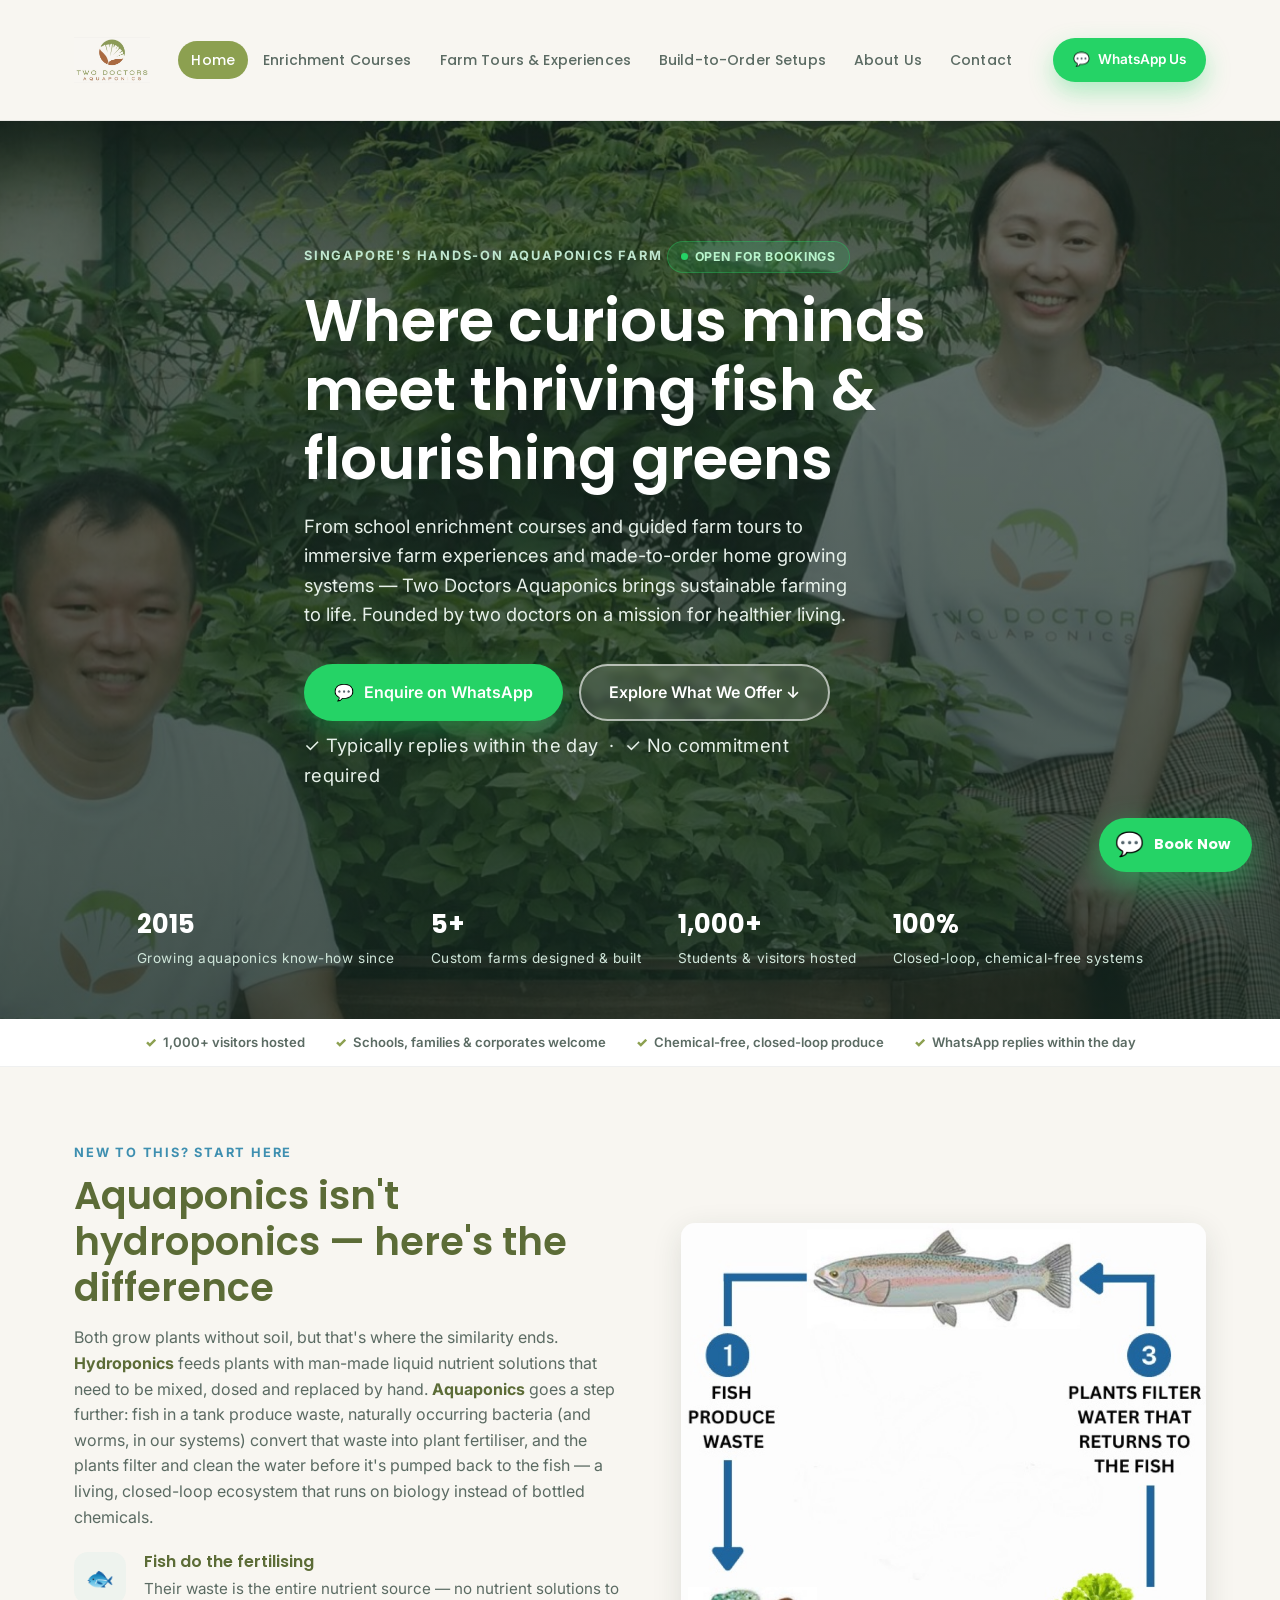
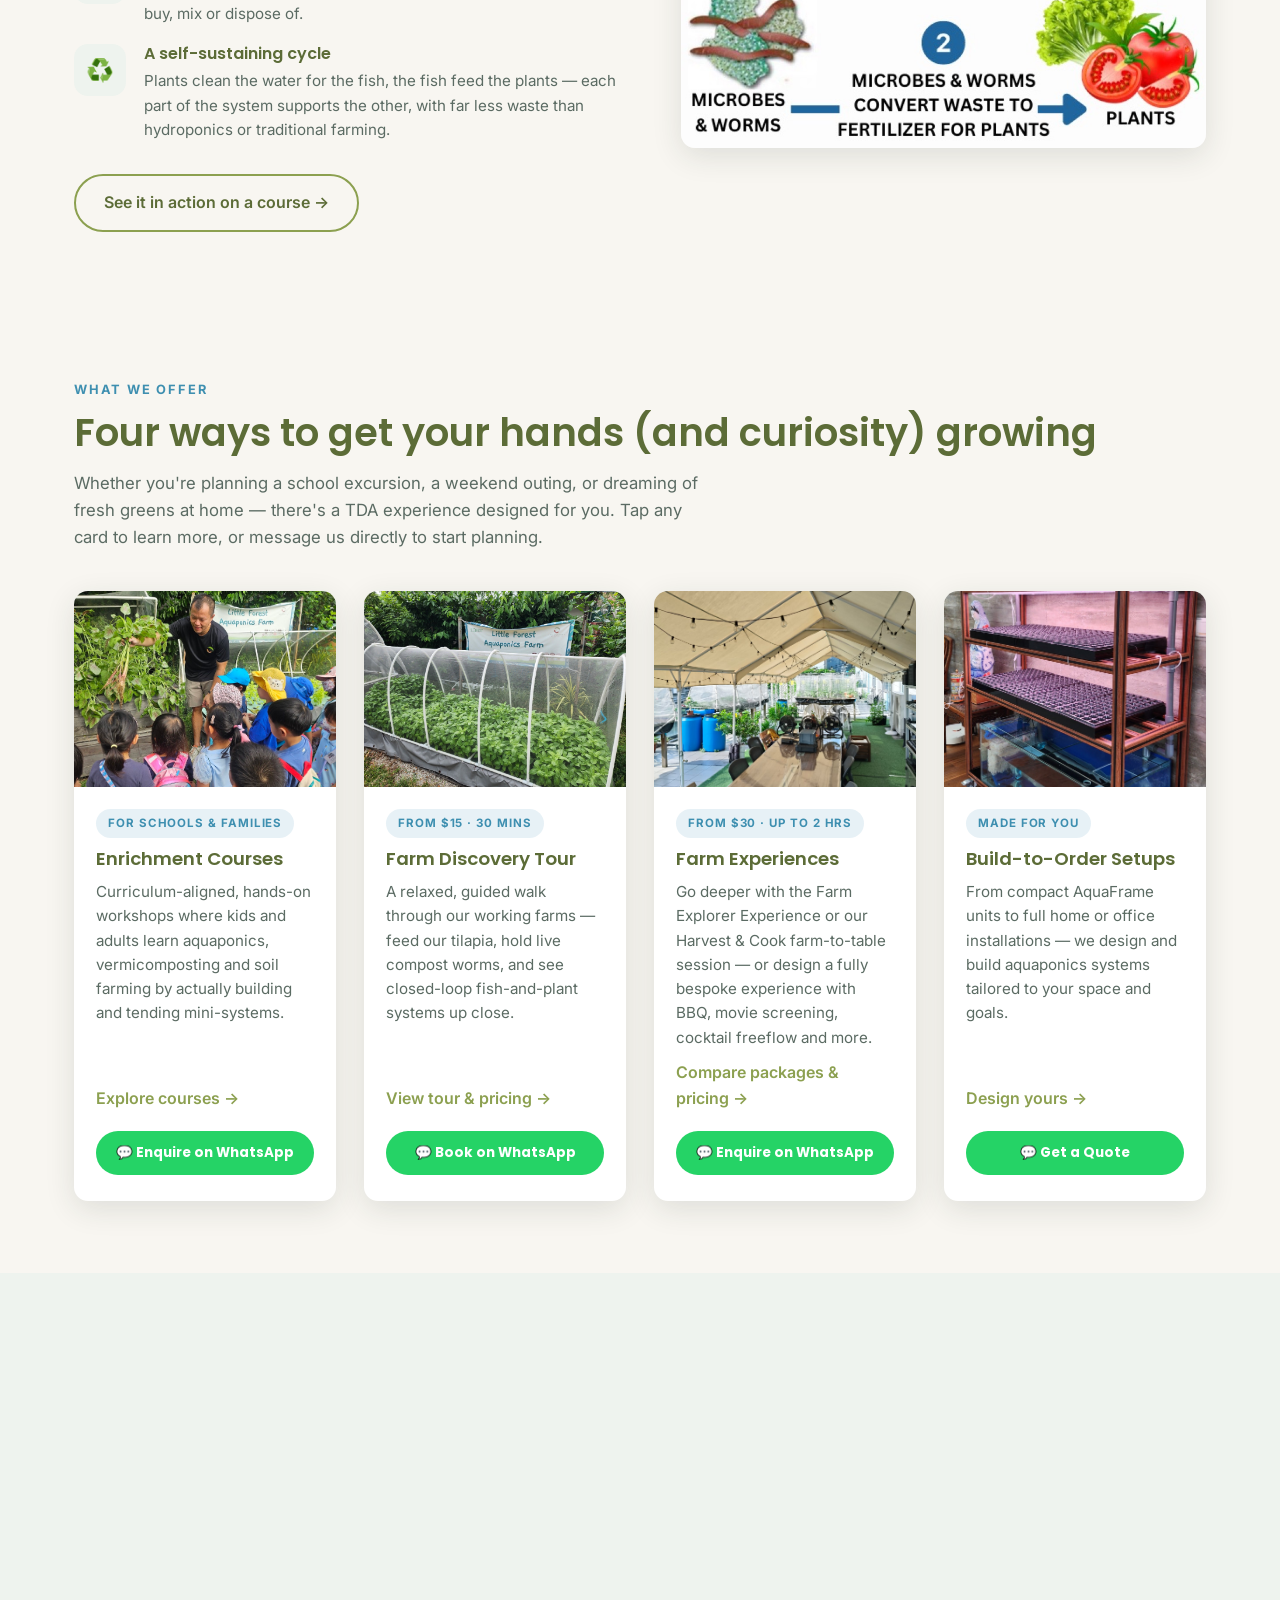
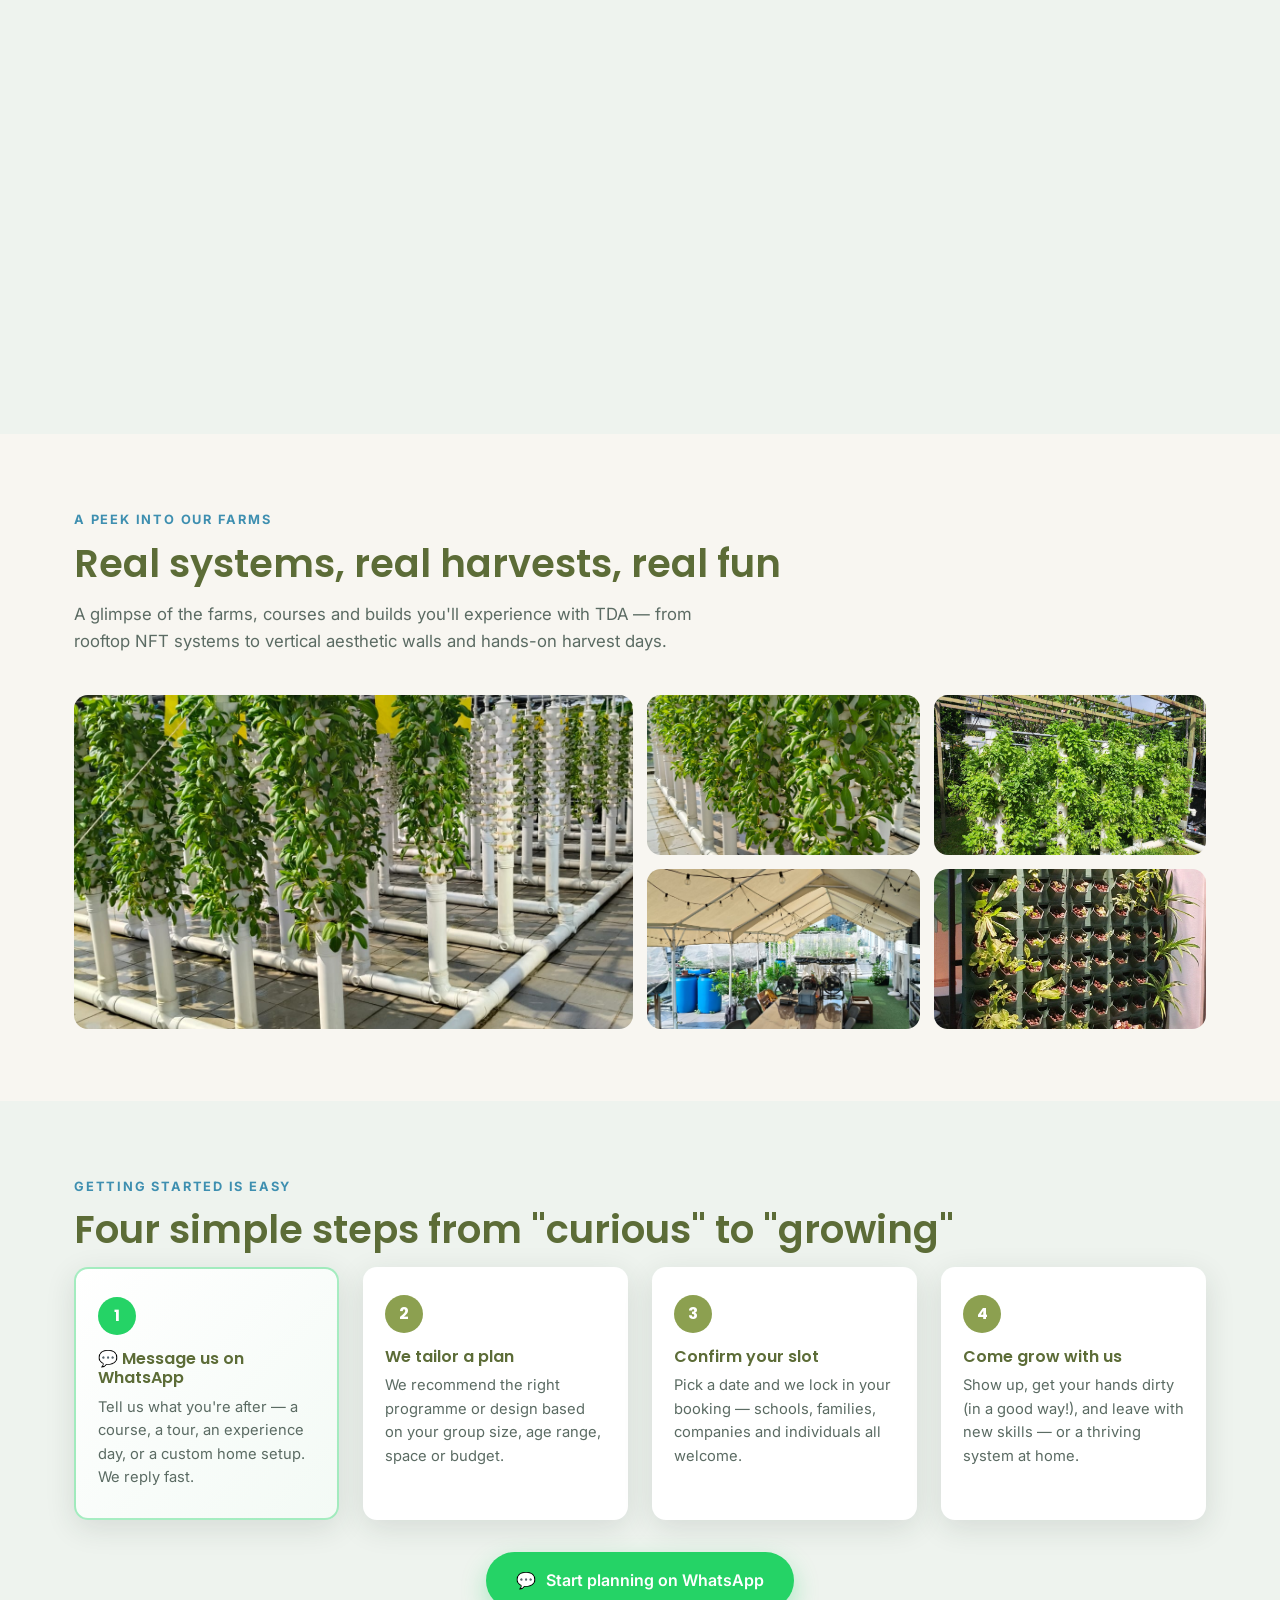
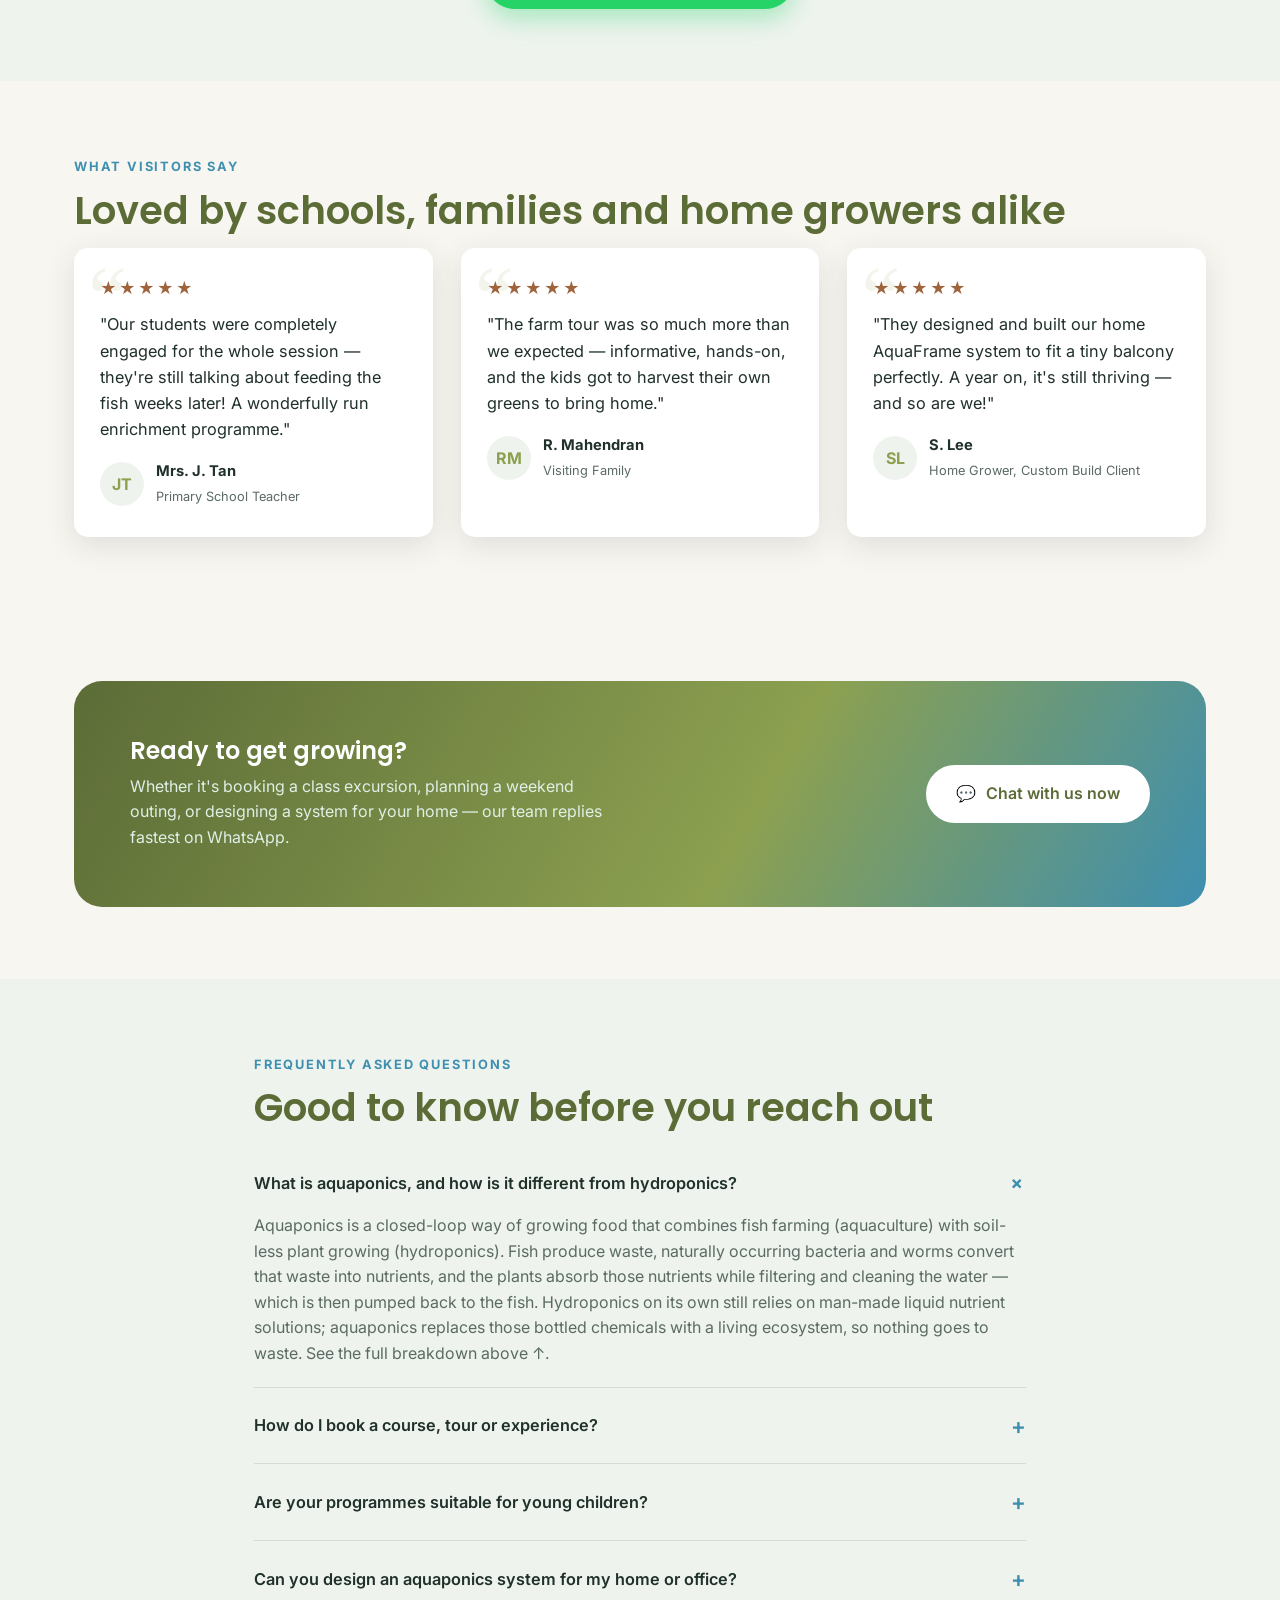
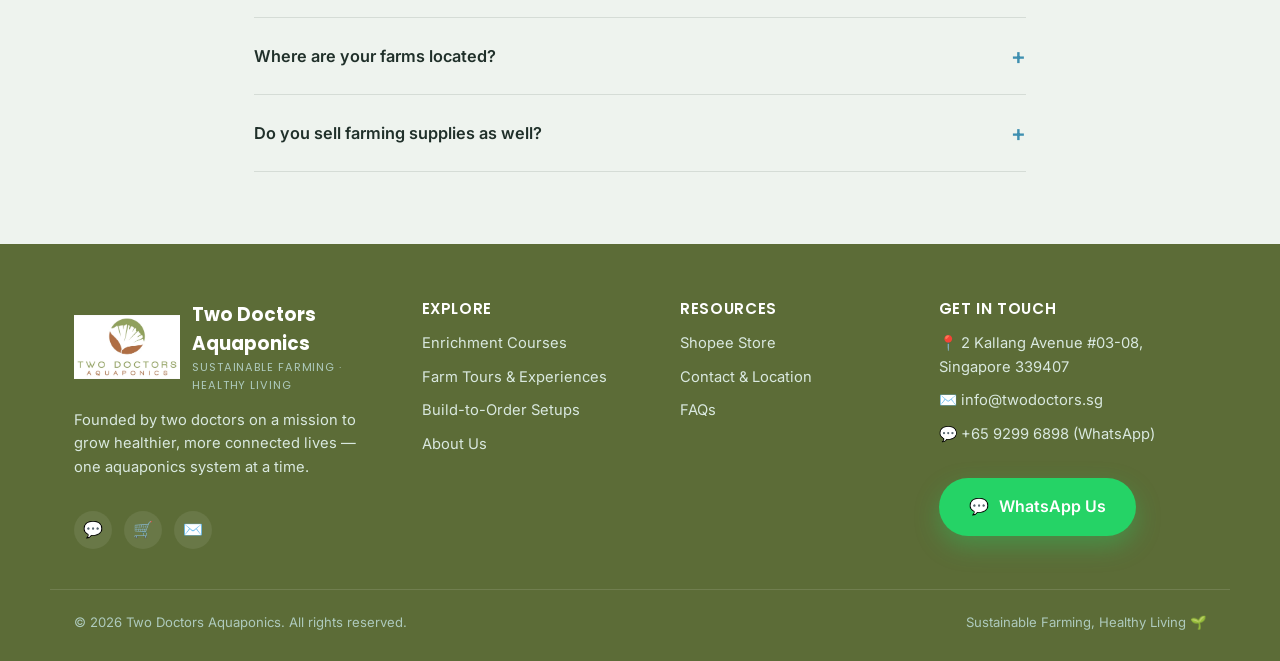
<file: index.html>
<!DOCTYPE html>
<html lang="en-SG">
<head>
  <meta charset="UTF-8" />
  <meta name="viewport" content="width=device-width, initial-scale=1.0" />
  <title>Two Doctors Aquaponics | Farm Tours, Enrichment Courses &amp; Custom Aquaponics Setups in Singapore</title>
  <meta name="description" content="Discover Two Doctors Aquaponics: hands-on farm tours, enrichment courses for kids &amp; adults, immersive farm experiences, and made-to-order home aquaponics systems. WhatsApp us to book your visit today." />
  <meta name="keywords" content="aquaponics Singapore, farm tours Singapore, enrichment courses Singapore, aquaponics workshop, home aquaponics system, build to order aquaponics, vertical farming Singapore, sustainable farming, school excursion farm visit" />
  <meta name="robots" content="index, follow" />
  <link rel="canonical" href="https://limjyg.github.io/two-doctors-aquaponics/" />

  <!-- Open Graph / Social -->
  <meta property="og:type" content="website" />
  <meta property="og:site_name" content="Two Doctors Aquaponics" />
  <meta property="og:title" content="Two Doctors Aquaponics | Farm Tours, Courses &amp; Custom Aquaponics Setups" />
  <meta property="og:description" content="Hands-on farm tours, enrichment courses, immersive farm experiences and made-to-order home aquaponics systems. WhatsApp us to enquire and book." />
  <meta property="og:image" content="https://limjyg.github.io/two-doctors-aquaponics/images/hero-banner.jpg" />
  <meta property="og:url" content="https://limjyg.github.io/two-doctors-aquaponics/" />
  <meta name="twitter:card" content="summary_large_image" />

  <link rel="preconnect" href="https://fonts.googleapis.com" />
  <link rel="preconnect" href="https://fonts.gstatic.com" crossorigin />
  <link href="https://fonts.googleapis.com/css2?family=Poppins:wght@500;600;700;800&amp;family=Inter:wght@400;500;600&amp;display=swap" rel="stylesheet" />
  <link rel="stylesheet" href="css/styles.css" />
  <link rel="icon" type="image/png" sizes="32x32" href="images/favicon-32.png" />
  <link rel="icon" type="image/png" sizes="192x192" href="images/favicon-192.png" />
  <link rel="apple-touch-icon" sizes="180x180" href="images/apple-touch-icon.png" />
  <link rel="shortcut icon" href="images/favicon.ico" />

  <!-- Structured data: Local Business -->
  <script type="application/ld+json">
  {
    "@context": "https://schema.org",
    "@type": "LocalBusiness",
    "name": "Two Doctors Aquaponics",
    "alternateName": "TDA",
    "description": "Aquaponics farm offering enrichment courses, farm tours, immersive farm experiences and made-to-order home aquaponics systems in Singapore.",
    "url": "https://limjyg.github.io/two-doctors-aquaponics/",
    "image": "images/hero-banner.jpg",
    "telephone": "+65-9299-6898",
    "priceRange": "$$",
    "address": {
      "@type": "PostalAddress",
      "streetAddress": "2 Kallang Avenue #03-08",
      "addressLocality": "Singapore",
      "postalCode": "339407",
      "addressCountry": "SG"
    },
    "sameAs": [
      "https://wa.me/6592996898",
      "https://shopee.sg/shop/1357165918"
    ]
  }
  </script>
  <!-- Google tag (gtag.js) -->
  <script async src="https://www.googletagmanager.com/gtag/js?id=G-MBF3VXY082"></script>
  <script>
    window.dataLayer = window.dataLayer || [];
    function gtag(){dataLayer.push(arguments);}
    gtag('js', new Date());
    gtag('config', 'G-MBF3VXY082');
  </script>
</head>
<body>

  <header class="site-header">
    <nav class="nav">
      <a href="index.html" class="brand">
        <img class="brand-logo" src="images/logo.jpg" alt="Two Doctors Aquaponics logo" />
            </a>
      <button class="nav-toggle" aria-label="Toggle navigation" aria-expanded="false"><span></span><span></span><span></span></button>
      <div class="nav-links">
        <a href="index.html">Home</a>
        <a href="enrichment-courses.html">Enrichment Courses</a>
        <a href="farm-tours-experiences.html">Farm Tours &amp; Experiences</a>
        <a href="custom-builds.html">Build-to-Order Setups</a>
        <a href="about.html">About Us</a>
        <a href="contact.html">Contact</a>
      </div>
      <div class="nav-cta">
        <a class="btn btn-whatsapp" href="https://wa.me/6592996898?text=Hi%20Two%20Doctors%20Aquaponics%2C%20I%27d%20like%20to%20find%20out%20more!" data-wa-label="nav_cta" target="_blank" rel="noopener">
          <span aria-hidden="true">💬</span><span class="btn-text-full">WhatsApp Us</span>
        </a>
      </div>
    </nav>
  </header>

  <!-- ============ HERO ============ -->
  <section class="hero">
    <div class="hero-bg" style="background-image:url('images/hero-banner.jpg');"></div>
    <div class="hero-overlay"></div>
    <div class="hero-content">
      <span class="eyebrow">Singapore's Hands-On Aquaponics Farm</span>
      <div class="avail-badge">Open for bookings</div>
      <h1>Where curious minds meet thriving fish &amp; flourishing greens</h1>
      <p>From school enrichment courses and guided farm tours to immersive farm experiences and made-to-order home growing systems — Two Doctors Aquaponics brings sustainable farming to life. Founded by two doctors on a mission for healthier living.</p>
      <div class="hero-actions">
        <a class="btn btn-whatsapp" href="https://wa.me/6592996898?text=Hi%20TDA%2C%20I%27d%20like%20to%20enquire%20about%20your%20programmes!" data-wa-label="hero_primary" target="_blank" rel="noopener">
          <span aria-hidden="true">💬</span> Enquire on WhatsApp
        </a>
        <a class="btn btn-ghost-light" href="#offerings">Explore What We Offer ↓</a>
      </div>
      <p class="hero-cta-note">✓ Typically replies within the day &nbsp;·&nbsp; ✓ No commitment required</p>
    </div>
    <div class="hero-stats">
      <div class="hero-stat"><strong>2015</strong><span>Growing aquaponics know-how since</span></div>
      <div class="hero-stat"><strong>5+</strong><span>Custom farms designed &amp; built</span></div>
      <div class="hero-stat"><strong>1,000+</strong><span>Students &amp; visitors hosted</span></div>
      <div class="hero-stat"><strong>100%</strong><span>Closed-loop, chemical-free systems</span></div>
    </div>
  </section>

  <!-- TRUST STRIP -->
  <div class="trust-strip">
    <div class="container">
      <span class="trust-item"><span class="ti-check">✓</span> 1,000+ visitors hosted</span>
      <span class="trust-item"><span class="ti-check">✓</span> Schools, families &amp; corporates welcome</span>
      <span class="trust-item"><span class="ti-check">✓</span> Chemical-free, closed-loop produce</span>
      <span class="trust-item"><span class="ti-check">✓</span> WhatsApp replies within the day</span>
    </div>
  </div>

  <!-- ============ WHAT IS AQUAPONICS ============ -->
  <section class="section" id="what-is-aquaponics">
    <div class="container">
      <div class="split">
        <div class="split-content reveal">
          <span class="eyebrow">New To This? Start Here</span>
          <h2 class="section-title">Aquaponics isn't hydroponics — here's the difference</h2>
          <p style="color:var(--color-muted); margin-bottom: 22px;">Both grow plants without soil, but that's where the similarity ends. <strong style="color:var(--color-primary-dark);">Hydroponics</strong> feeds plants with man-made liquid nutrient solutions that need to be mixed, dosed and replaced by hand. <strong style="color:var(--color-primary-dark);">Aquaponics</strong> goes a step further: fish in a tank produce waste, naturally occurring bacteria (and worms, in our systems) convert that waste into plant fertiliser, and the plants filter and clean the water before it's pumped back to the fish — a living, closed-loop ecosystem that runs on biology instead of bottled chemicals.</p>
          <div class="feature" style="margin-bottom:18px;">
            <div class="feature-icon" aria-hidden="true">🐟</div>
            <div><h4>Fish do the fertilising</h4><p>Their waste is the entire nutrient source — no nutrient solutions to buy, mix or dispose of.</p></div>
          </div>
          <div class="feature">
            <div class="feature-icon" aria-hidden="true">♻️</div>
            <div><h4>A self-sustaining cycle</h4><p>Plants clean the water for the fish, the fish feed the plants — each part of the system supports the other, with far less waste than hydroponics or traditional farming.</p></div>
          </div>
          <a class="btn btn-outline mt-32" href="enrichment-courses.html">See it in action on a course →</a>
        </div>
        <div class="split-media reveal">
          <img src="images/home-img-1.jpg" alt="Diagram of the aquaponics nutrient cycle: fish produce waste, microbes and worms convert it to fertiliser, and plants filter the water that returns to the fish" loading="lazy" />
        </div>
      </div>
    </div>
  </section>

  <!-- ============ OFFERINGS ============ -->
  <section class="section" id="offerings">
    <div class="container">
      <span class="eyebrow">What We Offer</span>
      <h2 class="section-title">Four ways to get your hands (and curiosity) growing</h2>
      <p class="section-subtitle">Whether you're planning a school excursion, a weekend outing, or dreaming of fresh greens at home — there's a TDA experience designed for you. Tap any card to learn more, or message us directly to start planning.</p>

      <div class="grid grid-4">
        <article class="card reveal">
          <div class="card-img"><img src="images/farming-workshops.jpg" alt="Children harvesting vegetables alongside their instructor during a Two Doctors Aquaponics enrichment workshop" loading="lazy" /></div>
          <div class="card-body">
            <span class="card-tag">For Schools &amp; Families</span>
            <h3>Enrichment Courses</h3>
            <p>Curriculum-aligned, hands-on workshops where kids and adults learn aquaponics, vermicomposting and soil farming by actually building and tending mini-systems.</p>
            <a class="card-link" href="enrichment-courses.html">Explore courses →</a>
            <a class="card-wa-btn" href="https://wa.me/6592996898?text=Hi%20TDA%2C%20I%27m%20interested%20in%20your%20enrichment%20courses%20—%20can%20you%20share%20more%20details%3F" data-wa-label="courses_card_wa" target="_blank" rel="noopener">💬 Enquire on WhatsApp</a>
          </div>
        </article>

        <article class="card reveal">
          <div class="card-img"><img src="images/farm-2.jpg" alt="Visitors exploring the netted growing beds at Little Forest Aquaponics Farm during a guided tour" loading="lazy" /></div>
          <div class="card-body">
            <span class="card-tag">From $15 · 30 Mins</span>
            <h3>Farm Discovery Tour</h3>
            <p>A relaxed, guided walk through our working farms — feed our tilapia, hold live compost worms, and see closed-loop fish-and-plant systems up close.</p>
            <a class="card-link" href="farm-tours-experiences.html#discovery-tour">View tour &amp; pricing →</a>
            <a class="card-wa-btn" href="https://wa.me/6592996898?text=Hi%20TDA%2C%20I%27d%20like%20to%20book%20the%20Farm%20Discovery%20Tour.%20Group%20size%3A%20___%2C%20Preferred%20date%3A%20___" data-wa-label="discovery_card_wa" target="_blank" rel="noopener">💬 Book on WhatsApp</a>
          </div>
        </article>

        <article class="card reveal">
          <div class="card-img"><img src="images/kallang-pavilion.jpg" alt="The sheltered BBQ pavilion at our Kallang farm with string lights and a long communal table — the setting for our bespoke farm experiences" loading="lazy" /></div>
          <div class="card-body">
            <span class="card-tag">From $30 · Up To 2 Hrs</span>
            <h3>Farm Experiences</h3>
            <p>Go deeper with the Farm Explorer Experience or our Harvest &amp; Cook farm-to-table session — or design a fully bespoke experience with BBQ, movie screening, cocktail freeflow and more.</p>
            <a class="card-link" href="farm-tours-experiences.html#packages">Compare packages &amp; pricing →</a>
            <a class="card-wa-btn" href="https://wa.me/6592996898?text=Hi%20TDA%2C%20I%27d%20like%20to%20know%20more%20about%20your%20farm%20experiences%20and%20pricing.%20Group%20size%3A%20___%2C%20Preferred%20date%3A%20___" data-wa-label="experiences_card_wa" target="_blank" rel="noopener">💬 Enquire on WhatsApp</a>
          </div>
        </article>

        <article class="card reveal">
          <div class="card-img"><img src="images/aquaframe.jpg" alt="The TDA AquaFrame home aquaponics unit, with aluminium frame, fish tank base and growing racks" loading="lazy" /></div>
          <div class="card-body">
            <span class="card-tag">Made For You</span>
            <h3>Build-to-Order Setups</h3>
            <p>From compact AquaFrame units to full home or office installations — we design and build aquaponics systems tailored to your space and goals.</p>
            <a class="card-link" href="custom-builds.html">Design yours →</a>
            <a class="card-wa-btn" href="https://wa.me/6592996898?text=Hi%20TDA%2C%20I%27d%20like%20to%20enquire%20about%20a%20custom%20aquaponics%20setup%20for%20my%20home%20%2F%20office." data-wa-label="builds_card_wa" target="_blank" rel="noopener">💬 Get a Quote</a>
          </div>
        </article>
      </div>
    </div>
  </section>

  <!-- ============ ABOUT TEASER / SPLIT ============ -->
  <section class="section section-alt">
    <div class="container">
      <div class="split">
        <div class="split-content reveal">
          <span class="eyebrow">Our Story</span>
          <h2 class="section-title">Founded by two doctors who believe wellness grows from the ground up</h2>
          <p style="color:var(--color-muted); margin-bottom: 22px;">Dr. Lim Jia Yang has been refining micro-farming and aquaponics solutions for Singapore homes since 2015. Dr. Wang Fei Fan, an ENT specialist, champions the idea that "wellness extends beyond physical health to include mental well-being." Together, they built Two Doctors Aquaponics on a simple belief: growing your own food — even a little of it — grows healthier, happier lives.</p>
          <div class="feature" style="margin-bottom:18px;">
            <div class="feature-icon" aria-hidden="true">🌿</div>
            <div><h4>Closed-loop, chemical-free</h4><p>Fish and plants work together in a self-sustaining cycle — no synthetic fertilisers, no waste.</p></div>
          </div>
          <div class="feature">
            <div class="feature-icon" aria-hidden="true">🩺</div>
            <div><h4>Health-first philosophy</h4><p>Every course, tour and build is designed around one goal: helping people live healthier, more connected lives.</p></div>
          </div>
          <a class="btn btn-outline mt-32" href="about.html">More about our story →</a>
        </div>
        <div class="split-media reveal">
          <img src="images/home-img-3.jpg" alt="Members of the Two Doctors Aquaponics team in branded TDA t-shirts beside a raised aquaponics growing bed" loading="lazy" />
        </div>
      </div>
    </div>
  </section>

  <!-- ============ GALLERY ============ -->
  <section class="section">
    <div class="container">
      <span class="eyebrow">A Peek Into Our Farms</span>
      <h2 class="section-title">Real systems, real harvests, real fun</h2>
      <p class="section-subtitle">A glimpse of the farms, courses and builds you'll experience with TDA — from rooftop NFT systems to vertical aesthetic walls and hands-on harvest days.</p>
      <div class="gallery">
        <img class="span-2" src="images/kallang-farm-wide.jpg" alt="Wide view of the vertical aquaponics tower farm at our Kallang location, with rows of lush growing towers under shade netting" loading="lazy" />
        <img src="images/kallang-towers-closeup.jpg" alt="Close-up of thriving vertical aquaponics towers with dense green foliage at our Kallang farm" loading="lazy" />
        <img src="images/farm-3.jpg" alt="A vertical aquaponics tower covered in lush greenery" loading="lazy" />
        <img src="images/kallang-pavilion.jpg" alt="The sheltered BBQ pavilion at our Kallang farm with string lights and a communal dining table" loading="lazy" />
        <img src="images/aesthetic-design.jpg" alt="Indoor aquaponics aesthetic wall with over a hundred planting pockets and a fish tank base" loading="lazy" />
      </div>
    </div>
  </section>

  <!-- ============ HOW IT WORKS / PROCESS ============ -->
  <section class="section section-alt">
    <div class="container">
      <span class="eyebrow">Getting Started Is Easy</span>
      <h2 class="section-title">Four simple steps from "curious" to "growing"</h2>
      <div class="steps">
        <div class="step step-highlight reveal">
          <h4>💬 Message us on WhatsApp</h4>
          <p>Tell us what you're after — a course, a tour, an experience day, or a custom home setup. We reply fast.</p>
        </div>
        <div class="step reveal">
          <h4>We tailor a plan</h4>
          <p>We recommend the right programme or design based on your group size, age range, space or budget.</p>
        </div>
        <div class="step reveal">
          <h4>Confirm your slot</h4>
          <p>Pick a date and we lock in your booking — schools, families, companies and individuals all welcome.</p>
        </div>
        <div class="step reveal">
          <h4>Come grow with us</h4>
          <p>Show up, get your hands dirty (in a good way!), and leave with new skills — or a thriving system at home.</p>
        </div>
      </div>
      <div class="text-center mt-32">
        <a class="btn btn-whatsapp" href="https://wa.me/6592996898?text=Hi%20TDA%2C%20I%27d%20like%20to%20get%20started%20—%20can%20you%20help%20me%20plan%20a%20visit%20or%20course%3F" data-wa-label="how_it_works_cta" target="_blank" rel="noopener">
          <span aria-hidden="true">💬</span> Start planning on WhatsApp
        </a>
      </div>
    </div>
  </section>

  <!-- ============ TESTIMONIALS ============ -->
  <section class="section">
    <div class="container">
      <span class="eyebrow">What Visitors Say</span>
      <h2 class="section-title">Loved by schools, families and home growers alike</h2>
      <div class="grid grid-3">
        <div class="testimonial reveal">
          <div class="stars" aria-label="5 out of 5 stars">★★★★★</div>
          <p class="quote">"Our students were completely engaged for the whole session — they're still talking about feeding the fish weeks later! A wonderfully run enrichment programme."</p>
          <div class="who"><div class="avatar">JT</div><div><strong>Mrs. J. Tan</strong><span>Primary School Teacher</span></div></div>
        </div>
        <div class="testimonial reveal">
          <div class="stars" aria-label="5 out of 5 stars">★★★★★</div>
          <p class="quote">"The farm tour was so much more than we expected — informative, hands-on, and the kids got to harvest their own greens to bring home."</p>
          <div class="who"><div class="avatar">RM</div><div><strong>R. Mahendran</strong><span>Visiting Family</span></div></div>
        </div>
        <div class="testimonial reveal">
          <div class="stars" aria-label="5 out of 5 stars">★★★★★</div>
          <p class="quote">"They designed and built our home AquaFrame system to fit a tiny balcony perfectly. A year on, it's still thriving — and so are we!"</p>
          <div class="who"><div class="avatar">SL</div><div><strong>S. Lee</strong><span>Home Grower, Custom Build Client</span></div></div>
        </div>
      </div>
    </div>
  </section>

  <!-- ============ CTA BAND ============ -->
  <section class="section">
    <div class="container">
      <div class="cta-band reveal">
        <div>
          <h2>Ready to get growing?</h2>
          <p>Whether it's booking a class excursion, planning a weekend outing, or designing a system for your home — our team replies fastest on WhatsApp.</p>
        </div>
        <a class="btn btn-ghost-light" href="https://wa.me/6592996898?text=Hi%20TDA%2C%20I%27d%20like%20to%20find%20out%20more%20and%20get%20a%20quote%2Fbooking!" data-wa-label="cta_band" target="_blank" rel="noopener" style="background:#fff; color:var(--color-primary-dark); border-color:#fff;">
          <span aria-hidden="true">💬</span> Chat with us now
        </a>
      </div>
    </div>
  </section>

  <!-- ============ FAQ (SEO: rich content + schema) ============ -->
  <section class="section section-alt">
    <div class="container" style="max-width: 820px;">
      <span class="eyebrow">Frequently Asked Questions</span>
      <h2 class="section-title">Good to know before you reach out</h2>
      <details class="faq-item" open>
        <summary>What is aquaponics, and how is it different from hydroponics?</summary>
        <p>Aquaponics is a closed-loop way of growing food that combines fish farming (aquaculture) with soil-less plant growing (hydroponics). Fish produce waste, naturally occurring bacteria and worms convert that waste into nutrients, and the plants absorb those nutrients while filtering and cleaning the water — which is then pumped back to the fish. Hydroponics on its own still relies on man-made liquid nutrient solutions; aquaponics replaces those bottled chemicals with a living ecosystem, so nothing goes to waste. <a href="#what-is-aquaponics">See the full breakdown above ↑</a>.</p>
      </details>
      <details class="faq-item">
        <summary>How do I book a course, tour or experience?</summary>
        <p>The fastest way is to message us directly on WhatsApp at +65 9299 6898 — just tap any "WhatsApp Us" button on this site. Let us know your preferred dates, group size and what you're interested in, and we'll help you plan from there.</p>
      </details>
      <details class="faq-item">
        <summary>Are your programmes suitable for young children?</summary>
        <p>Yes — our enrichment courses and farm experiences are designed to be hands-on and age-appropriate for both children and adults, including school groups, families and corporate teams.</p>
      </details>
      <details class="faq-item">
        <summary>Can you design an aquaponics system for my home or office?</summary>
        <p>Absolutely. Build-to-order is one of our core offerings — from compact AquaFrame units for small spaces to full custom installations. Share your space, goals and budget on WhatsApp and we'll propose a design.</p>
      </details>
      <details class="faq-item">
        <summary>Where are your farms located?</summary>
        <p>Our base is at 2 Kallang Avenue #03-08, Singapore 339407, and we also manage and showcase several partner farm installations across Singapore. We'll confirm the exact tour or pick-up location when you book.</p>
      </details>
      <details class="faq-item">
        <summary>Do you sell farming supplies as well?</summary>
        <p>Yes — sustainable supplies such as K1 filter media, compost worms, vermicompost, pipes, seeds and seedlings are available via our Shopee store, linked in the footer of every page.</p>
      </details>
    </div>
  </section>
  <script type="application/ld+json">
  {
    "@context": "https://schema.org",
    "@type": "FAQPage",
    "mainEntity": [
      {"@type": "Question","name": "What is aquaponics, and how is it different from hydroponics?","acceptedAnswer": {"@type": "Answer","text": "Aquaponics combines fish farming with soil-less plant growing in a closed loop: fish produce waste, bacteria and worms convert it into nutrients, and plants absorb those nutrients while cleaning the water that returns to the fish. Hydroponics alone still relies on man-made liquid nutrient solutions; aquaponics replaces those bottled chemicals with a self-sustaining living ecosystem."}},
      {"@type": "Question","name": "How do I book a course, tour or experience?","acceptedAnswer": {"@type": "Answer","text": "Message us directly on WhatsApp at +65 9299 6898 with your preferred dates, group size and interest, and we will help you plan from there."}},
      {"@type": "Question","name": "Are your programmes suitable for young children?","acceptedAnswer": {"@type": "Answer","text": "Yes, our enrichment courses and farm experiences are hands-on and age-appropriate for children and adults, including school groups, families and corporate teams."}},
      {"@type": "Question","name": "Can you design an aquaponics system for my home or office?","acceptedAnswer": {"@type": "Answer","text": "Yes, build-to-order is a core offering, from compact AquaFrame units to full custom installations tailored to your space, goals and budget."}},
      {"@type": "Question","name": "Where are your farms located?","acceptedAnswer": {"@type": "Answer","text": "Our base is at 2 Kallang Avenue #03-08, Singapore 339407, with several partner farm installations showcased across Singapore."}},
      {"@type": "Question","name": "Do you sell farming supplies as well?","acceptedAnswer": {"@type": "Answer","text": "Yes, sustainable supplies such as K1 filter media, compost worms, vermicompost, pipes, seeds and seedlings are available via our Shopee store."}}
    ]
  }
  </script>

  <!-- ============ FOOTER ============ -->
  <footer class="site-footer">
    <div class="container footer-grid">
      <div>
        <div class="brand" style="color:#fff; margin-bottom:14px;">
          <img class="brand-logo" src="images/logo.jpg" alt="Two Doctors Aquaponics logo" />
          <span>Two Doctors Aquaponics<small style="color:#aecabd;">Sustainable Farming · Healthy Living</small></span>
        </div>
        <p style="font-size:0.92rem; max-width:320px;">Founded by two doctors on a mission to grow healthier, more connected lives — one aquaponics system at a time.</p>
        <div class="social-row mt-32">
          <a href="https://wa.me/6592996898" target="_blank" rel="noopener" aria-label="WhatsApp" data-wa-label="footer_social">💬</a>
          <a href="https://shopee.sg/shop/1357165918" target="_blank" rel="noopener" aria-label="Shopee Store">🛒</a>
          <a href="mailto:info@twodoctors.sg" aria-label="Email">✉️</a>
        </div>
      </div>
      <div>
        <h4>Explore</h4>
        <ul>
          <li><a href="enrichment-courses.html">Enrichment Courses</a></li>
          <li><a href="farm-tours-experiences.html">Farm Tours &amp; Experiences</a></li>
          <li><a href="custom-builds.html">Build-to-Order Setups</a></li>
          <li><a href="about.html">About Us</a></li>
        </ul>
      </div>
      <div>
        <h4>Resources</h4>
        <ul>
          <li><a href="https://shopee.sg/shop/1357165918" target="_blank" rel="noopener">Shopee Store</a></li>
          <li><a href="contact.html">Contact &amp; Location</a></li>
          <li><a href="contact.html#faq">FAQs</a></li>
        </ul>
      </div>
      <div>
        <h4>Get In Touch</h4>
        <ul>
          <li>📍 2 Kallang Avenue #03-08, Singapore 339407</li>
          <li>✉️ <a href="mailto:info@twodoctors.sg">info@twodoctors.sg</a></li>
          <li>💬 <a href="https://wa.me/6592996898" target="_blank" rel="noopener">+65 9299 6898 (WhatsApp)</a></li>
        </ul>
        <a class="btn btn-whatsapp mt-32" href="https://wa.me/6592996898?text=Hi%20TDA%2C%20I%27d%20like%20to%20find%20out%20more!" data-wa-label="footer_cta" target="_blank" rel="noopener">
          <span aria-hidden="true">💬</span> WhatsApp Us
        </a>
      </div>
    </div>
    <div class="container footer-bottom">
      <span>© <span id="year"></span> Two Doctors Aquaponics. All rights reserved.</span>
      <span>Sustainable Farming, Healthy Living 🌱</span>
    </div>
  </footer>

  <a class="whatsapp-float" href="https://wa.me/6592996898?text=Hi%20TDA%2C%20I%27d%20like%20to%20find%20out%20more!" target="_blank" rel="noopener" aria-label="Chat with Two Doctors Aquaponics on WhatsApp" data-wa-label="floating_button">💬</a>

  <script src="js/main.js"></script>
</body>
</html>
</file>
<file: css/styles.css>
/* ========================================================
   Two Doctors Aquaponics — Site Styles
   Palette: deep leaf green, aqua-water blue, warm wood accent,
   cream backgrounds — evokes the closed-loop fish + plant system.
   ======================================================== */

:root {
  --color-primary: #8ca050;       /* sage green — sampled from the TDA logo */
  --color-primary-dark: #5c6c37;  /* deeper shade of the logo's leaf green */
  --color-secondary: #3e8fb0;     /* aqua / water blue (complements the "aqua" in aquaponics) */
  --color-accent: #a0643c;        /* terracotta brown — sampled from the TDA logo */
  --color-whatsapp: #25d366;      /* WhatsApp brand green for CTAs */
  --color-whatsapp-dark: #1ebe5d;
  --color-bg: #f8f6f1;            /* warm cream */
  --color-bg-alt: #eef3ee;        /* pale leaf-tinted background */
  --color-dark: #20302a;          /* near-black green for text */
  --color-muted: #5b6b63;
  --color-white: #ffffff;
  --shadow-soft: 0 8px 30px rgba(32, 48, 42, 0.12);
  --radius: 14px;
  --max-width: 1180px;
  --font-heading: 'Poppins', 'Segoe UI', sans-serif;
  --font-body: 'Inter', 'Segoe UI', sans-serif;
}

* { box-sizing: border-box; margin: 0; padding: 0; }

html { scroll-behavior: smooth; }

body {
  font-family: var(--font-body);
  color: var(--color-dark);
  background: var(--color-bg);
  line-height: 1.6;
  -webkit-font-smoothing: antialiased;
}

img { max-width: 100%; display: block; }

a { color: inherit; text-decoration: none; }

h1, h2, h3, h4 {
  font-family: var(--font-heading);
  font-weight: 600;
  line-height: 1.2;
  color: var(--color-primary-dark);
}

.container {
  max-width: var(--max-width);
  margin: 0 auto;
  padding: 0 24px;
}

.section { padding: 72px 0; }
.section-alt { background: var(--color-bg-alt); }

.eyebrow {
  display: inline-block;
  font-size: 0.8rem;
  letter-spacing: 0.14em;
  text-transform: uppercase;
  color: var(--color-secondary);
  font-weight: 700;
  margin-bottom: 10px;
}

.section-title { font-size: clamp(1.7rem, 3.4vw, 2.4rem); margin-bottom: 14px; }
.section-subtitle { color: var(--color-muted); max-width: 640px; margin-bottom: 40px; font-size: 1.05rem; }

/* ---------- Buttons ---------- */
.btn {
  display: inline-flex;
  align-items: center;
  gap: 10px;
  padding: 14px 28px;
  border-radius: 999px;
  font-weight: 600;
  font-size: 1rem;
  border: 2px solid transparent;
  cursor: pointer;
  transition: transform 0.15s ease, box-shadow 0.15s ease, background 0.15s ease;
}
.btn:hover { transform: translateY(-2px); }

.btn-whatsapp {
  background: var(--color-whatsapp);
  color: var(--color-white);
  box-shadow: 0 10px 24px rgba(37, 211, 102, 0.35);
}
.btn-whatsapp:hover { background: var(--color-whatsapp-dark); }

.btn-outline {
  background: transparent;
  border-color: var(--color-primary);
  color: var(--color-primary-dark);
}
.btn-outline:hover { background: var(--color-primary); color: var(--color-white); }

.btn-ghost-light {
  background: rgba(255,255,255,0.12);
  border-color: rgba(255,255,255,0.6);
  color: var(--color-white);
  backdrop-filter: blur(4px);
}
.btn-ghost-light:hover { background: var(--color-white); color: var(--color-primary-dark); }

/* ---------- Header / Nav ---------- */
.site-header {
  position: sticky;
  top: 0;
  z-index: 100;
  background: rgba(248, 246, 241, 0.92);
  backdrop-filter: blur(8px);
  border-bottom: 1px solid rgba(32, 48, 42, 0.08);
}
.nav {
  display: flex;
  align-items: center;
  justify-content: center;
  gap: 28px;
  padding: 16px 24px;
  max-width: var(--max-width);
  margin: 0 auto;
}
.brand {
  display: flex;
  align-items: center;
  gap: 12px;
  font-family: var(--font-heading);
  font-weight: 700;
  font-size: 1.15rem;
  color: var(--color-primary-dark);
}
.brand-logo {
  height: 64px;
  width: auto;
  object-fit: contain;
}
.site-header .brand-logo {
  height: 88px;
  mix-blend-mode: multiply;
}
.brand small { display: block; font-weight: 400; font-size: 0.7rem; color: var(--color-muted); letter-spacing: 0.08em; text-transform: uppercase; }

.nav-links {
  display: flex;
  align-items: center;
  gap: 2px;
  font-family: var(--font-heading);
  font-weight: 500;
  font-size: 0.875rem;
  letter-spacing: 0.01em;
}
.nav-links a {
  padding: 8px 13px;
  border-radius: 999px;
  border-bottom: none;
  color: var(--color-muted);
  transition: background 0.18s ease, color 0.18s ease;
  white-space: nowrap;
}
.nav-links a:hover { background: var(--color-bg-alt); color: var(--color-primary-dark); border-bottom-color: transparent; }
.nav-links a.active { background: var(--color-primary); color: var(--color-white); border-bottom-color: transparent; }

.nav-cta { display: flex; align-items: center; gap: 12px; }
.nav-cta .btn { padding: 9px 18px; font-size: 0.85rem; gap: 8px; white-space: nowrap; }

/* Hamburger toggle — pill shape, CSS lines */
.nav-toggle {
  display: none;
  flex-direction: column; justify-content: center; align-items: center; gap: 5px;
  width: 42px; height: 42px; border-radius: 999px;
  background: var(--color-bg-alt); border: none; cursor: pointer;
  transition: background 0.18s ease;
  flex-shrink: 0;
}
.nav-toggle:hover { background: rgba(140,160,80,0.18); }
.nav-toggle span {
  display: block; width: 18px; height: 2px;
  background: var(--color-primary-dark); border-radius: 2px;
  transition: transform 0.22s ease, opacity 0.22s ease;
}
.nav-toggle.open span:nth-child(1) { transform: translateY(7px) rotate(45deg); }
.nav-toggle.open span:nth-child(2) { opacity: 0; }
.nav-toggle.open span:nth-child(3) { transform: translateY(-7px) rotate(-45deg); }

@media (max-width: 880px) {
  .nav-links {
    position: absolute;
    top: 100%; left: 0; right: 0;
    background: var(--color-white);
    flex-direction: column;
    align-items: stretch;
    padding: 10px 14px 16px;
    gap: 2px;
    box-shadow: 0 16px 40px rgba(32,48,42,0.13);
    border-top: 1px solid rgba(32,48,42,0.06);
    display: none;
  }
  .nav-links.open { display: flex; }
  .nav-links a {
    padding: 11px 16px;
    border-radius: 12px;
    color: var(--color-dark);
    font-size: 0.92rem;
  }
  .nav-links a:hover { background: var(--color-bg-alt); color: var(--color-primary-dark); }
  .nav-links a.active { background: var(--color-primary); color: var(--color-white); }
  .nav-toggle { display: flex; }
  .nav-cta .btn span.btn-text-full { display: none; }
}

@media (max-width: 480px) {
  .nav { padding: 14px 16px; gap: 12px; }
  .site-header .brand-logo { height: 56px; }
  .nav-cta .btn { padding: 8px 12px; }
}

/* ---------- Hero ---------- */
.hero {
  position: relative;
  min-height: 86vh;
  display: flex;
  flex-direction: column;
  justify-content: center;
  align-items: stretch;
  color: var(--color-white);
  overflow: hidden;
}
.hero-bg {
  position: absolute;
  inset: 0;
  background-size: cover;
  background-position: center;
  transform: scale(1.04);
}
.hero-overlay {
  position: absolute;
  inset: 0;
  background: linear-gradient(180deg, rgba(20,40,32,0.62) 0%, rgba(20,40,32,0.78) 100%);
}
.hero-content {
  position: relative;
  z-index: 2;
  max-width: 720px;
  padding: 120px 24px 80px;
  margin: 0 auto;
  width: 100%;
}
.hero .eyebrow { color: #bfe6cf; }
.hero h1 {
  color: var(--color-white);
  font-size: clamp(2.2rem, 5.4vw, 3.6rem);
  margin-bottom: 18px;
}
.hero p { font-size: 1.15rem; color: #e7f1ea; max-width: 560px; margin-bottom: 34px; }
.hero-actions { display: flex; flex-wrap: wrap; gap: 16px; }
.hero-stats {
  position: relative;
  z-index: 2;
  display: flex;
  flex-wrap: wrap;
  gap: 36px;
  max-width: var(--max-width);
  margin: 0 auto;
  padding: 0 24px 48px;
}
.hero-stat strong { display: block; font-size: 1.6rem; font-family: var(--font-heading); }
.hero-stat span { font-size: 0.85rem; color: #cfe6da; letter-spacing: 0.04em; }

/* ---------- Offering / Feature Cards ---------- */
.grid {
  display: grid;
  gap: 28px;
}
.grid-4 { grid-template-columns: repeat(4, 1fr); }
.grid-3 { grid-template-columns: repeat(3, 1fr); }
.grid-2 { grid-template-columns: repeat(2, 1fr); }
@media (max-width: 1000px) { .grid-4 { grid-template-columns: repeat(2, 1fr); } .grid-3 { grid-template-columns: repeat(2,1fr);} }
@media (max-width: 640px) { .grid-4, .grid-3, .grid-2 { grid-template-columns: 1fr; } }

.card {
  background: var(--color-white);
  border-radius: var(--radius);
  overflow: hidden;
  box-shadow: var(--shadow-soft);
  display: flex;
  flex-direction: column;
  transition: transform 0.2s ease, box-shadow 0.2s ease;
}
.card:hover { transform: translateY(-6px); box-shadow: 0 20px 44px rgba(32,48,42,0.18); }
.card-img { aspect-ratio: 4 / 3; overflow: hidden; }
.card-img img { width: 100%; height: 100%; object-fit: cover; transition: transform 0.4s ease; }
.card:hover .card-img img { transform: scale(1.08); }
.card-body { padding: 22px 22px 26px; display: flex; flex-direction: column; gap: 10px; flex: 1; }
.card-body h3 { font-size: 1.15rem; }
.card-body p { color: var(--color-muted); font-size: 0.95rem; flex: 1; }
.card-tag {
  align-self: flex-start;
  font-size: 0.72rem;
  letter-spacing: 0.08em;
  text-transform: uppercase;
  font-weight: 700;
  color: var(--color-secondary);
  background: rgba(62,143,176,0.12);
  padding: 5px 12px;
  border-radius: 999px;
}
.card-link { font-weight: 600; color: var(--color-primary); display: inline-flex; align-items: center; gap: 6px; }
.card-link:hover { color: var(--color-secondary); }

/* feature / icon list */
.feature {
  display: flex;
  gap: 18px;
  align-items: flex-start;
}
.feature-icon {
  flex-shrink: 0;
  width: 52px; height: 52px;
  border-radius: 14px;
  background: var(--color-bg-alt);
  display: flex; align-items: center; justify-content: center;
  font-size: 1.4rem;
}
.feature h4 { margin-bottom: 6px; }
.feature p { color: var(--color-muted); font-size: 0.95rem; }

/* ---------- Photo gallery / collage ---------- */
.gallery { display: grid; grid-template-columns: repeat(4, 1fr); grid-auto-rows: 160px; gap: 14px; }
.gallery img { width: 100%; height: 100%; object-fit: cover; border-radius: var(--radius); }
.gallery .span-2 { grid-column: span 2; grid-row: span 2; }
@media (max-width: 760px) {
  .gallery { grid-template-columns: repeat(2, 1fr); grid-auto-rows: 130px; }
  .gallery .span-2 { grid-column: span 2; grid-row: span 1; }
}

/* ---------- Split / About sections ---------- */
.split {
  display: grid;
  grid-template-columns: 1.05fr 1fr;
  gap: 56px;
  align-items: center;
}
@media (max-width: 880px) { .split { grid-template-columns: 1fr; } }
.split img { border-radius: var(--radius); box-shadow: var(--shadow-soft); }
.split.reverse .split-media { order: 2; }
@media (max-width: 880px) { .split.reverse .split-media { order: 0; } }

/* ---------- Steps / process ---------- */
.steps { counter-reset: step; display: grid; grid-template-columns: repeat(4, 1fr); gap: 24px; }
@media (max-width: 880px) { .steps { grid-template-columns: repeat(2, 1fr); } }
@media (max-width: 540px) { .steps { grid-template-columns: 1fr; } }
.step { position: relative; padding: 28px 22px; background: var(--color-white); border-radius: var(--radius); box-shadow: var(--shadow-soft); }
.step::before {
  counter-increment: step;
  content: counter(step);
  display: inline-flex;
  align-items: center; justify-content: center;
  width: 38px; height: 38px;
  border-radius: 50%;
  background: var(--color-primary);
  color: var(--color-white);
  font-weight: 700;
  margin-bottom: 14px;
  font-family: var(--font-heading);
}
.step h4 { margin-bottom: 8px; }
.step p { color: var(--color-muted); font-size: 0.92rem; }

/* ---------- Testimonials ---------- */
.testimonial {
  background: var(--color-white);
  border-radius: var(--radius);
  padding: 28px 26px;
  box-shadow: var(--shadow-soft);
}
.testimonial p.quote { font-size: 1.02rem; color: var(--color-dark); margin-bottom: 18px; }
.testimonial .who { display: flex; align-items: center; gap: 12px; }
.avatar { width: 44px; height: 44px; border-radius: 50%; background: var(--color-bg-alt); display: flex; align-items: center; justify-content: center; font-weight: 700; color: var(--color-primary); }
.who strong { display: block; font-size: 0.92rem; }
.who span { font-size: 0.8rem; color: var(--color-muted); }
.stars { color: var(--color-accent); letter-spacing: 2px; margin-bottom: 10px; }

/* ---------- CTA band ---------- */
.cta-band {
  background: linear-gradient(120deg, var(--color-primary-dark), var(--color-primary) 60%, var(--color-secondary));
  color: var(--color-white);
  border-radius: 28px;
  padding: 56px;
  display: flex;
  flex-wrap: wrap;
  align-items: center;
  justify-content: space-between;
  gap: 28px;
}
.cta-band h2 { color: var(--color-white); margin-bottom: 8px; }
.cta-band p { color: #dff0e6; max-width: 480px; }
@media (max-width: 700px) { .cta-band { padding: 36px 26px; text-align: center; justify-content: center; } .cta-band p { margin: 0 auto; } }

/* ---------- FAQ ---------- */
.faq-item { border-bottom: 1px solid rgba(32,48,42,0.12); padding: 20px 0; }
.faq-item summary { cursor: pointer; font-weight: 600; font-size: 1.02rem; list-style: none; display: flex; justify-content: space-between; align-items: center; }
.faq-item summary::-webkit-details-marker { display: none; }
.faq-item summary::after { content: '+'; font-size: 1.4rem; color: var(--color-secondary); transition: transform 0.2s ease; }
.faq-item[open] summary::after { transform: rotate(45deg); }
.faq-item p { margin-top: 12px; color: var(--color-muted); }

/* ---------- Page header (inner pages) ---------- */
.page-header {
  background: linear-gradient(180deg, rgba(31,74,54,0.92), rgba(31,74,54,0.78)), var(--hero-img, none);
  background-size: cover;
  background-position: center;
  color: var(--color-white);
  padding: 120px 24px 70px;
  text-align: left;
}
.page-header .container { max-width: 760px; margin: 0; }
.page-header h1 { color: var(--color-white); font-size: clamp(2rem, 4.6vw, 3rem); }
.page-header p { color: #e3f0e8; margin-top: 12px; font-size: 1.08rem; }
.breadcrumb { font-size: 0.85rem; color: #cfe6da; margin-bottom: 14px; letter-spacing: 0.04em; }
.breadcrumb a:hover { color: var(--color-white); text-decoration: underline; }

/* ---------- Footer ---------- */
.site-footer {
  background: var(--color-primary-dark);
  color: #d9e8df;
  padding: 56px 0 28px;
}
.footer-grid { display: grid; grid-template-columns: 1.4fr 1fr 1fr 1.2fr; gap: 36px; }
@media (max-width: 800px) { .footer-grid { grid-template-columns: repeat(2, 1fr); } }
@media (max-width: 540px) { .footer-grid { grid-template-columns: 1fr; } }
.footer-grid h4 { color: var(--color-white); font-size: 0.95rem; margin-bottom: 14px; letter-spacing: 0.04em; text-transform: uppercase; }
.footer-grid ul { list-style: none; display: flex; flex-direction: column; gap: 10px; font-size: 0.92rem; }
.footer-grid a:hover { color: var(--color-white); }
.footer-bottom {
  border-top: 1px solid rgba(255,255,255,0.12);
  margin-top: 40px;
  padding-top: 22px;
  display: flex; flex-wrap: wrap; gap: 12px;
  justify-content: space-between;
  font-size: 0.82rem;
  color: #aecabd;
}
.social-row { display: flex; gap: 12px; }
.social-row a {
  width: 38px; height: 38px; border-radius: 50%;
  background: rgba(255,255,255,0.08);
  display: flex; align-items: center; justify-content: center;
  font-size: 1rem;
}
.social-row a:hover { background: var(--color-secondary); }

/* ---------- Floating WhatsApp button ---------- */
.whatsapp-float {
  position: fixed;
  bottom: 28px; right: 28px; z-index: 200;
  background: var(--color-whatsapp);
  color: var(--color-white);
  height: 54px; padding: 0 22px 0 16px;
  border-radius: 999px;
  display: flex; align-items: center; gap: 10px;
  font-size: 1.45rem;
  font-family: var(--font-heading); font-weight: 700;
  box-shadow: 0 12px 32px rgba(37,211,102,0.48);
  animation: pulse-wa 2.6s infinite;
  white-space: nowrap;
  transition: transform 0.18s ease, box-shadow 0.18s ease;
}
.whatsapp-float .wa-float-text { font-size: 0.9rem; letter-spacing: 0.01em; }
.whatsapp-float:hover { transform: scale(1.04); box-shadow: 0 16px 44px rgba(37,211,102,0.6); }
@keyframes pulse-wa {
  0% { box-shadow: 0 0 0 0 rgba(37,211,102,0.45); }
  70% { box-shadow: 0 0 0 16px rgba(37,211,102,0); }
  100% { box-shadow: 0 0 0 0 rgba(37,211,102,0); }
}
@media (max-width: 640px) { .whatsapp-float { display: none; } }

/* ---------- Comparison table ---------- */
.table-scroll { overflow-x: auto; margin-bottom: 40px; }
.compare-table { width: 100%; min-width: 600px; border-collapse: collapse; background: var(--color-white); border-radius: var(--radius); overflow: hidden; box-shadow: var(--shadow-soft); }
.compare-table th, .compare-table td { padding: 14px 18px; text-align: left; border-bottom: 1px solid rgba(32,48,42,0.08); font-size: 0.92rem; }
.compare-table thead th { background: var(--color-bg-alt); font-family: var(--font-heading); color: var(--color-primary-dark); font-size: 0.78rem; text-transform: uppercase; letter-spacing: 0.06em; }
.compare-table tbody tr:last-child td { border-bottom: none; }
.compare-table td:first-child { font-weight: 600; color: var(--color-primary-dark); }
.compare-table a { color: var(--color-primary-dark); text-decoration: underline; text-decoration-color: rgba(140,160,80,0.4); }
.compare-table a:hover { color: var(--color-primary); }

/* ---------- Tour / experience package cards ---------- */
.package-card { position: relative; }
.package-card.featured { border: 2px solid var(--color-primary); }
.package-ribbon {
  position: absolute;
  top: 16px;
  right: 16px;
  background: var(--color-accent);
  color: var(--color-white);
  padding: 7px 18px;
  font-size: 0.7rem;
  font-weight: 700;
  letter-spacing: 0.08em;
  text-transform: uppercase;
  border-radius: 999px;
  box-shadow: 0 4px 12px rgba(0,0,0,0.25);
  z-index: 2;
}
.package-duration {
  align-self: flex-start;
  font-size: 0.72rem;
  letter-spacing: 0.08em;
  text-transform: uppercase;
  font-weight: 700;
  color: var(--color-secondary);
  background: rgba(62,143,176,0.12);
  padding: 5px 12px;
  border-radius: 999px;
}
.package-highlights { list-style: none; display: flex; flex-direction: column; gap: 8px; margin: 2px 0; }
.package-highlights li { font-size: 0.92rem; color: var(--color-muted); }
.price-row {
  display: flex;
  gap: 18px;
  padding: 14px 0;
  margin: 4px 0 2px;
  border-top: 1px solid rgba(32,48,42,0.08);
  border-bottom: 1px solid rgba(32,48,42,0.08);
}
.price-block { flex: 1; }
.price-block strong { display: block; font-family: var(--font-heading); font-size: 1.5rem; color: var(--color-primary-dark); line-height: 1.3; }
.price-block span { font-size: 0.76rem; color: var(--color-muted); text-transform: uppercase; letter-spacing: 0.04em; }

/* ---------- Age-group guide ---------- */
.age-grid { display: grid; grid-template-columns: repeat(5, 1fr); gap: 20px; }
@media (max-width: 1000px) { .age-grid { grid-template-columns: repeat(3, 1fr); } }
@media (max-width: 640px) { .age-grid { grid-template-columns: repeat(2, 1fr); } }
@media (max-width: 420px) { .age-grid { grid-template-columns: 1fr; } }
.age-card {
  background: var(--color-white);
  border-radius: var(--radius);
  box-shadow: var(--shadow-soft);
  padding: 26px 20px;
  text-align: center;
  transition: transform 0.2s ease, box-shadow 0.2s ease;
}
.age-card:hover { transform: translateY(-4px); box-shadow: 0 16px 36px rgba(32,48,42,0.16); }
.age-card .age-icon { font-size: 2.2rem; margin-bottom: 12px; }
.age-card h4 { font-size: 0.96rem; margin-bottom: 8px; }
.age-card p { font-size: 0.85rem; color: var(--color-muted); margin-bottom: 14px; }
.age-card a { font-size: 0.82rem; font-weight: 700; color: var(--color-primary); }
.age-card a:hover { color: var(--color-secondary); }

/* ---------- Add-on cards ---------- */
.addon-icon { font-size: 2.6rem; line-height: 1; margin-bottom: 4px; }

/* ---------- Utility ---------- */
.text-center { text-align: center; }
.mx-auto { margin-left: auto; margin-right: auto; }
.mt-32 { margin-top: 32px; }
.badge-row { display: flex; flex-wrap: wrap; gap: 12px; margin-top: 18px; }
.badge {
  font-size: 0.8rem; font-weight: 600;
  padding: 8px 16px; border-radius: 999px;
  background: var(--color-bg-alt); color: var(--color-primary-dark);
  transition: background 0.15s ease, color 0.15s ease;
}
a.badge:hover { background: var(--color-primary); color: var(--color-white); }
.reveal { opacity: 0; transform: translateY(24px); transition: opacity 0.6s ease, transform 0.6s ease; }
.reveal.in-view { opacity: 1; transform: translateY(0); }

/* ---------- Hero micro-copy ---------- */
.hero-cta-note { font-size: 0.8rem; color: rgba(207,230,218,0.85); margin-top: 10px; letter-spacing: 0.02em; }

/* ---------- Highlight first step (WhatsApp action) ---------- */
.step-highlight {
  border: 2px solid rgba(37,211,102,0.4);
  background: linear-gradient(135deg, var(--color-white), #f3faf5);
}
.step-highlight::before { background: var(--color-whatsapp); }

/* ---------- Trust strip ---------- */
.trust-strip { background: var(--color-white); padding: 13px 0; border-bottom: 1px solid rgba(32,48,42,0.07); }
.trust-strip .container { display: flex; flex-wrap: wrap; align-items: center; justify-content: center; gap: 8px 30px; }
.trust-item { display: flex; align-items: center; gap: 6px; font-size: 0.82rem; font-weight: 600; color: var(--color-muted); white-space: nowrap; }
.trust-item .ti-check { color: var(--color-primary); font-weight: 900; }

/* ---------- Availability badge ---------- */
.avail-badge {
  display: inline-flex; align-items: center; gap: 7px;
  background: rgba(37,211,102,0.15); border: 1px solid rgba(37,211,102,0.35);
  color: #b8f5cc; padding: 5px 13px; border-radius: 999px;
  font-size: 0.77rem; font-weight: 700; letter-spacing: 0.07em;
  margin-bottom: 14px; text-transform: uppercase;
}
.avail-badge::before { content: ''; display: inline-block; width: 7px; height: 7px; border-radius: 50%; background: #25d366; animation: blink-dot 1.6s ease-in-out infinite; flex-shrink: 0; }
@keyframes blink-dot { 0%, 100% { opacity: 1; } 50% { opacity: 0.3; } }

/* ---------- Card WhatsApp quick-book button ---------- */
.card-wa-btn {
  display: flex; align-items: center; justify-content: center; gap: 8px;
  background: var(--color-whatsapp); color: var(--color-white);
  padding: 11px 18px; border-radius: 999px;
  font-family: var(--font-heading); font-weight: 700; font-size: 0.84rem;
  margin-top: 10px; transition: background 0.15s ease, transform 0.15s ease;
}
.card-wa-btn:hover { background: var(--color-whatsapp-dark); color: var(--color-white); transform: translateY(-1px); }

/* ---------- Testimonial decorative quote ---------- */
.testimonial { position: relative; overflow: hidden; }
.testimonial::before {
  content: '\201C'; position: absolute; top: 6px; left: 14px;
  font-family: Georgia, 'Times New Roman', serif; font-size: 5.5rem; line-height: 1;
  color: rgba(140,160,80,0.1); pointer-events: none; user-select: none; z-index: 0;
}
.testimonial p.quote, .testimonial .who, .testimonial .stars { position: relative; z-index: 1; }

/* ---------- Mobile sticky WhatsApp bar ---------- */
.mobile-wa-bar {
  display: none; position: fixed; bottom: 0; left: 0; right: 0; z-index: 300;
  background: var(--color-whatsapp); color: var(--color-white);
  padding: 15px 20px; gap: 10px; align-items: center; justify-content: center;
  font-family: var(--font-heading); font-weight: 700; font-size: 1rem;
  box-shadow: 0 -6px 24px rgba(37,211,102,0.38); text-decoration: none;
  letter-spacing: 0.01em;
}
@media (max-width: 640px) {
  .mobile-wa-bar { display: flex; }
  body { padding-bottom: 56px; }
}
</file>
